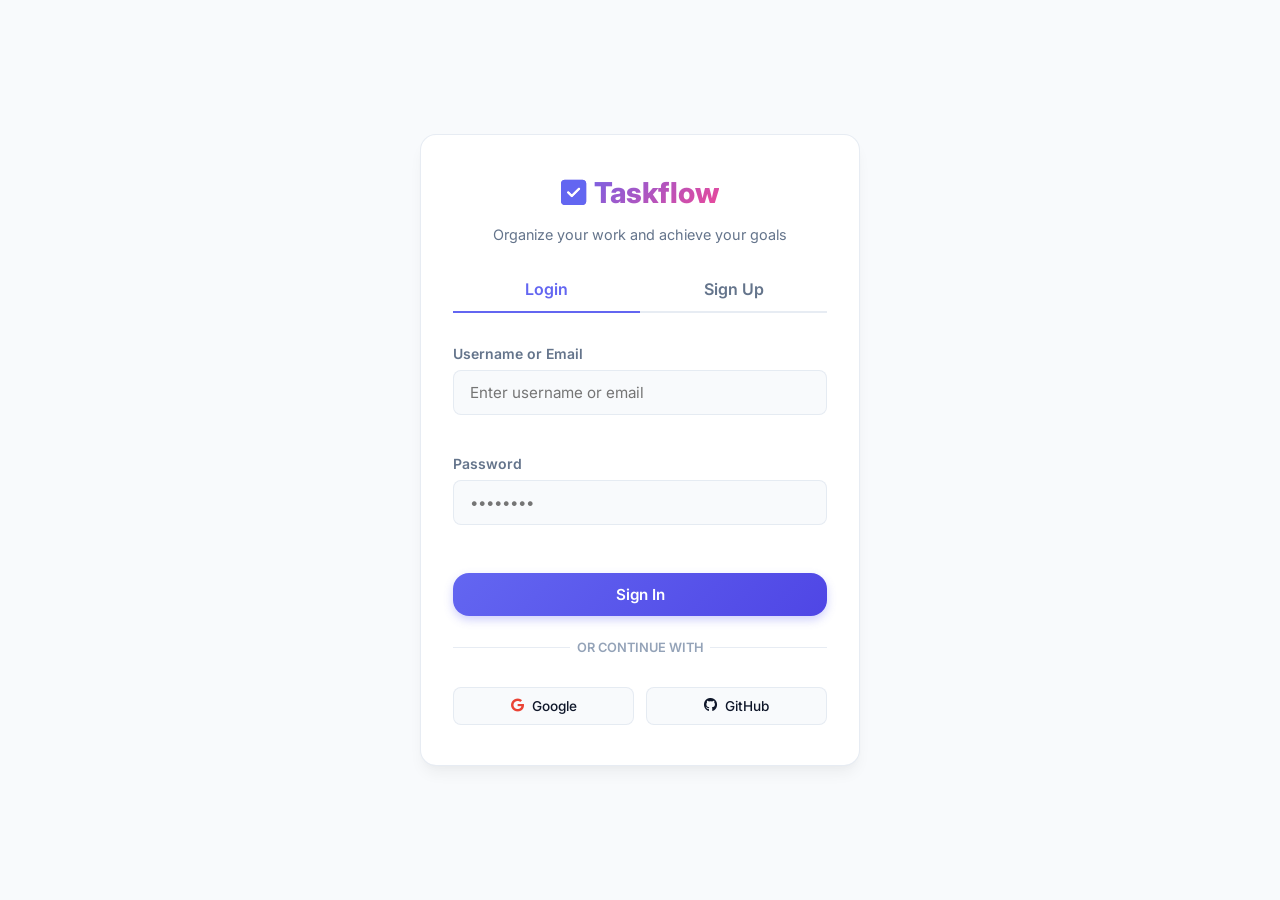
<file: INDEX.HTML>
<!DOCTYPE html>
<html lang="en" data-theme="light">

<head>
    <meta charset="UTF-8">
    <meta name="viewport" content="width=device-width, initial-scale=1.0">
    <title>Taskflow — Premium Todo List Manager</title>
    <meta name="description"
        content="Manage your daily tasks, set priorities, track deadlines, and organize your work using Taskflow, the modern and elegant Todo list.">
    <!-- Google Fonts - Inter -->
    <link rel="preconnect" href="https://fonts.googleapis.com">
    <link rel="preconnect" href="https://fonts.gstatic.com" crossorigin>
    <link href="https://fonts.googleapis.com/css2?family=Inter:wght@300;400;500;600;700;800&display=swap"
        rel="stylesheet">
    <!-- Font Awesome Icons -->
    <link rel="stylesheet" href="https://cdnjs.cloudflare.com/ajax/libs/font-awesome/6.4.0/css/all.min.css">
    <!-- Custom CSS -->
    <link rel="stylesheet" href="styles.css">
</head>

<body>
    <!-- Confetti Canvas for celebration -->
    <canvas id="confetti-canvas" class="confetti-canvas"></canvas>

    <!-- Toast Notifications Container -->
    <div id="toast-container" class="toast-container"></div>

    <!-- Header Navigation -->
    <header>
        <div class="header-container">
            <div class="logo">
                <i class="fa-solid fa-square-check"></i>
                <span>Taskflow</span>
            </div>
            <div class="user-profile-menu">
                <button id="theme-toggle-btn" class="theme-toggle-btn" aria-label="Toggle Dark/Light Mode">
                    <i class="fa-solid fa-moon"></i>
                    <i class="fa-solid fa-sun"></i>
                </button>
                <div class="user-badge" title="Logged in user">
                    <span id="user-avatar" class="user-avatar">U</span>
                    <span id="user-name" class="user-name">User</span>
                </div>
                <button id="logout-btn" class="btn-logout" aria-label="Log Out">
                    <i class="fa-solid fa-arrow-right-from-bracket"></i> Logout
                </button>
            </div>
        </div>
    </header>

    <!-- Main Workspace -->
    <main>
        <!-- Sidebar containing Dashboard Stats & Categories -->
        <aside class="sidebar">
            <!-- Progress & Numbers Card -->
            <section class="card progress-card" aria-label="Task progress details">
                <div class="progress-header">
                    <span class="progress-title">Your Progress</span>
                    <span id="progress-percent" class="progress-percent">0%</span>
                </div>
                <div class="progress-bar-container">
                    <div id="progress-bar-fill" class="progress-bar-fill"></div>
                </div>
                <div class="stats-grid">
                    <div class="stat-item">
                        <div id="total-tasks" class="stat-value">0</div>
                        <div class="stat-label">Total</div>
                    </div>
                    <div class="stat-item">
                        <div id="completed-tasks" class="stat-value" style="color: var(--color-success)">0</div>
                        <div class="stat-label">Done</div>
                    </div>
                    <div class="stat-item">
                        <div id="pending-tasks" class="stat-value" style="color: var(--color-warning)">0</div>
                        <div class="stat-label">Pending</div>
                    </div>
                </div>
            </section>

            <!-- Categories Card -->
            <section class="card" aria-label="Categories filter panel">
                <h2 style="font-size: 1.1rem; font-weight: 700; margin-bottom: 0.5rem;">Categories</h2>
                <ul id="category-list" class="category-list">
                    <!-- Dynamic Categories inserted here -->
                </ul>

                <!-- Add Category Form -->
                <form id="add-category-form" class="add-category-form" aria-label="Add new category">
                    <input type="text" id="new-category-name" class="add-category-input" placeholder="New tag..."
                        required aria-label="Category name">
                    <input type="color" id="new-category-color" class="add-category-color" value="#818cf8"
                        title="Choose color" aria-label="Category color">
                    <button type="submit" class="add-category-btn" aria-label="Add category"><i
                            class="fa-solid fa-plus"></i></button>
                </form>
            </section>
        </aside>

        <!-- Task Content Area -->
        <section class="todo-content" aria-label="Task Management Dashboard">
            <h1 style="display: none;">Taskflow Dashboard</h1>

            <!-- Controls: Search & Filters -->
            <div class="controls-panel">
                <div class="search-box">
                    <i class="fa-solid fa-magnifying-glass"></i>
                    <input type="text" id="search-input" class="search-input" placeholder="Search tasks..."
                        aria-label="Search tasks">
                </div>
                <div class="filters-group">
                    <select id="status-filter" class="select-filter" aria-label="Filter by completion status">
                        <option value="all">All Tasks</option>
                        <option value="active">Active</option>
                        <option value="completed">Completed</option>
                    </select>
                    <select id="priority-filter" class="select-filter" aria-label="Filter by priority level">
                        <option value="all">All Priorities</option>
                        <option value="high">High Priority</option>
                        <option value="medium">Medium Priority</option>
                        <option value="low">Low Priority</option>
                    </select>
                    <select id="sort-filter" class="select-filter" aria-label="Sort tasks order">
                        <option value="date-added-desc">Newest Added</option>
                        <option value="date-added-asc">Oldest Added</option>
                        <option value="due-date-asc">Due Date</option>
                        <option value="priority-desc">Highest Priority</option>
                    </select>
                    <button id="add-task-btn" class="btn-primary" aria-haspopup="dialog" aria-controls="task-modal">
                        <i class="fa-solid fa-plus"></i>
                        <span>New Task</span>
                    </button>
                </div>
            </div>

            <!-- Task List Wrapper -->
            <div id="todo-list" class="todo-list-wrapper">
                <!-- Dynamic Task items inserted here -->
            </div>
        </section>
    </main>

    <!-- Task Add/Edit Modal dialog -->
    <div id="task-modal" class="modal" role="dialog" aria-modal="true" aria-labelledby="modal-title">
        <div class="modal-container">
            <div class="modal-header">
                <h2 id="modal-title" class="modal-title">Create Task</h2>
                <button id="close-modal-btn" class="close-modal-btn" aria-label="Close dialog"><i
                        class="fa-solid fa-xmark"></i></button>
            </div>
            <form id="task-form">
                <div class="form-group">
                    <label for="task-title">Task Title *</label>
                    <input type="text" id="task-title" class="form-control" placeholder="What needs to be done?"
                        required>
                </div>
                <div class="form-group">
                    <label for="task-desc">Description</label>
                    <textarea id="task-desc" class="form-control"
                        placeholder="Enter task details or subtasks..."></textarea>
                </div>
                <div class="form-row">
                    <div class="form-group">
                        <label for="task-category">Category</label>
                        <select id="task-category" class="form-control">
                            <!-- Dynamic populated categories options -->
                        </select>
                    </div>
                    <div class="form-group">
                        <label for="task-priority">Priority</label>
                        <select id="task-priority" class="form-control">
                            <option value="low">Low</option>
                            <option value="medium" selected>Medium</option>
                            <option value="high">High</option>
                        </select>
                    </div>
                </div>
                <div class="form-group">
                    <label for="task-due-date">Due Date</label>
                    <input type="date" id="task-due-date" class="form-control">
                </div>
                <div class="modal-actions">
                    <button type="button" id="cancel-modal-btn" class="btn-secondary">Cancel</button>
                    <button type="submit" id="submit-task-btn" class="btn-primary">
                        <span id="submit-btn-text">Add Task</span>
                    </button>
                </div>
            </form>
        </div>
    </div>

    <!-- App Logic -->
    <script src="app.js"></script>
</body>

</html>
</file>
<file: styles.css>
/* Reset & Base Styles */
*, *::before, *::after {
    box-sizing: border-box;
    margin: 0;
    padding: 0;
}

:root {
    /* Fonts */
    --font-family: 'Inter', system-ui, -apple-system, sans-serif;
    
    /* Light Theme (Default) */
    --bg-primary: #f8fafc;
    --bg-secondary: #ffffff;
    --bg-glass: rgba(255, 255, 255, 0.7);
    --border-color: rgba(226, 232, 240, 0.8);
    --text-primary: #0f172a;
    --text-secondary: #64748b;
    --text-muted: #94a3b8;
    
    --color-primary: #6366f1; /* Indigo */
    --color-primary-hover: #4f46e5;
    --color-primary-glow: rgba(99, 102, 241, 0.15);
    
    --color-success: #10b981; /* Emerald */
    --color-warning: #f59e0b; /* Amber */
    --color-danger: #ef4444;  /* Red */
    --color-info: #06b6d4;    /* Cyan */
    
    --priority-high: rgba(239, 68, 68, 0.1);
    --priority-high-text: #ef4444;
    --priority-medium: rgba(245, 158, 11, 0.1);
    --priority-medium-text: #d97706;
    --priority-low: rgba(16, 185, 129, 0.1);
    --priority-low-text: #059669;
    
    --shadow-sm: 0 1px 3px rgba(0,0,0,0.05);
    --shadow-md: 0 4px 6px -1px rgba(0,0,0,0.05), 0 2px 4px -1px rgba(0,0,0,0.03);
    --shadow-lg: 0 10px 15px -3px rgba(0,0,0,0.05), 0 4px 6px -2px rgba(0,0,0,0.02);
    --shadow-glow: 0 0 20px rgba(99, 102, 241, 0.1);
    
    --backdrop-blur: 12px;
    --border-radius: 16px;
    --border-radius-sm: 8px;
    --transition-speed: 0.3s;
}

[data-theme="dark"] {
    /* Dark Theme */
    --bg-primary: #0b0f19;
    --bg-secondary: #161c2a;
    --bg-glass: rgba(22, 28, 42, 0.6);
    --border-color: rgba(255, 255, 255, 0.06);
    --text-primary: #f8fafc;
    --text-secondary: #94a3b8;
    --text-muted: #64748b;
    
    --color-primary: #818cf8; /* Indigo light */
    --color-primary-hover: #6366f1;
    --color-primary-glow: rgba(129, 140, 248, 0.2);
    
    --color-success: #34d399;
    --color-warning: #fbbf24;
    --color-danger: #f87171;
    --color-info: #22d3ee;
    
    --priority-high: rgba(248, 113, 113, 0.15);
    --priority-high-text: #f87171;
    --priority-medium: rgba(251, 191, 36, 0.15);
    --priority-medium-text: #fbbf24;
    --priority-low: rgba(52, 211, 153, 0.15);
    --priority-low-text: #34d399;
    
    --shadow-sm: 0 1px 3px rgba(0,0,0,0.2);
    --shadow-md: 0 4px 6px -1px rgba(0,0,0,0.3), 0 2px 4px -1px rgba(0,0,0,0.2);
    --shadow-lg: 0 20px 25px -5px rgba(0,0,0,0.4), 0 10px 10px -5px rgba(0,0,0,0.3);
    --shadow-glow: 0 0 25px rgba(129, 140, 248, 0.15);
}

body {
    font-family: var(--font-family);
    background-color: var(--bg-primary);
    color: var(--text-primary);
    transition: background-color var(--transition-speed), color var(--transition-speed);
    min-height: 100vh;
    display: flex;
    flex-direction: column;
}

/* Scrollbar Styling */
::-webkit-scrollbar {
    width: 8px;
    height: 8px;
}
::-webkit-scrollbar-track {
    background: transparent;
}
::-webkit-scrollbar-thumb {
    background: var(--text-muted);
    border-radius: 4px;
}
::-webkit-scrollbar-thumb:hover {
    background: var(--text-secondary);
}

/* Header & Navigation */
header {
    background-color: var(--bg-glass);
    backdrop-filter: blur(var(--backdrop-blur));
    -webkit-backdrop-filter: blur(var(--backdrop-blur));
    border-bottom: 1px solid var(--border-color);
    position: sticky;
    top: 0;
    z-index: 10;
    transition: background-color var(--transition-speed), border-color var(--transition-speed);
}

.header-container {
    max-width: 1200px;
    margin: 0 auto;
    padding: 1rem 2rem;
    display: flex;
    justify-content: space-between;
    align-items: center;
}

.logo {
    display: flex;
    align-items: center;
    gap: 0.75rem;
    font-size: 1.5rem;
    font-weight: 800;
    letter-spacing: -0.5px;
    background: linear-gradient(135deg, var(--color-primary), #ec4899);
    -webkit-background-clip: text;
    -webkit-text-fill-color: transparent;
}

.logo i {
    -webkit-text-fill-color: initial;
    color: var(--color-primary);
    font-size: 1.75rem;
}

.theme-toggle-btn {
    background: none;
    border: 1px solid var(--border-color);
    color: var(--text-primary);
    cursor: pointer;
    width: 40px;
    height: 40px;
    border-radius: 50%;
    display: flex;
    align-items: center;
    justify-content: center;
    transition: all var(--transition-speed);
    font-size: 1.2rem;
}

.theme-toggle-btn:hover {
    background-color: var(--border-color);
    transform: scale(1.05);
}

.theme-toggle-btn .fa-sun {
    display: none;
}

[data-theme="dark"] .theme-toggle-btn .fa-moon {
    display: none;
}

[data-theme="dark"] .theme-toggle-btn .fa-sun {
    display: block;
    color: #fbbf24;
}

/* Main Layout */
main {
    flex: 1;
    max-width: 1200px;
    width: 100%;
    margin: 0 auto;
    padding: 2rem;
    display: grid;
    grid-template-columns: 320px 1fr;
    gap: 2rem;
}

@media (max-width: 900px) {
    main {
        grid-template-columns: 1fr;
    }
}

/* Dashboard Side Panel */
.sidebar {
    display: flex;
    flex-direction: column;
    gap: 1.5rem;
}

.card {
    background-color: var(--bg-secondary);
    border: 1px solid var(--border-color);
    border-radius: var(--border-radius);
    padding: 1.5rem;
    box-shadow: var(--shadow-sm);
    transition: transform var(--transition-speed), box-shadow var(--transition-speed), background-color var(--transition-speed), border-color var(--transition-speed);
}

.card:hover {
    box-shadow: var(--shadow-md);
}

/* Stats Progress Card */
.progress-card {
    background: linear-gradient(135deg, var(--color-primary-glow), rgba(236, 72, 153, 0.05));
    border: 1px solid rgba(99, 102, 241, 0.15);
    position: relative;
    overflow: hidden;
}

.progress-header {
    display: flex;
    justify-content: space-between;
    align-items: center;
    margin-bottom: 1rem;
}

.progress-title {
    font-weight: 700;
    font-size: 1.1rem;
}

.progress-percent {
    font-weight: 800;
    font-size: 1.5rem;
    color: var(--color-primary);
}

.progress-bar-container {
    width: 100%;
    height: 10px;
    background-color: rgba(0, 0, 0, 0.05);
    border-radius: 5px;
    overflow: hidden;
    margin-bottom: 1rem;
}

[data-theme="dark"] .progress-bar-container {
    background-color: rgba(255, 255, 255, 0.05);
}

.progress-bar-fill {
    height: 100%;
    width: 0%;
    background: linear-gradient(90deg, var(--color-primary), #ec4899);
    border-radius: 5px;
    transition: width 0.6s cubic-bezier(0.4, 0, 0.2, 1);
}

.stats-grid {
    display: grid;
    grid-template-columns: 1fr 1fr;
    gap: 1rem;
}

.stat-item {
    background-color: var(--bg-primary);
    padding: 0.75rem;
    border-radius: var(--border-radius-sm);
    text-align: center;
    border: 1px solid var(--border-color);
}

.stat-value {
    font-size: 1.4rem;
    font-weight: 800;
    margin-bottom: 0.25rem;
}

.stat-label {
    font-size: 0.75rem;
    color: var(--text-secondary);
    text-transform: uppercase;
    letter-spacing: 0.5px;
}

/* Category Filters Card */
.category-list {
    list-style: none;
    display: flex;
    flex-direction: column;
    gap: 0.5rem;
    margin-top: 1rem;
}

.category-item {
    display: flex;
    justify-content: space-between;
    align-items: center;
    padding: 0.75rem 1rem;
    border-radius: var(--border-radius-sm);
    cursor: pointer;
    transition: all var(--transition-speed);
    font-weight: 500;
    border: 1px solid transparent;
}

.category-item:hover, .category-item.active {
    background-color: var(--bg-primary);
    border-color: var(--border-color);
}

.category-item.active {
    border-color: var(--color-primary);
    color: var(--color-primary);
}

.category-name {
    display: flex;
    align-items: center;
    gap: 0.75rem;
}

.category-dot {
    width: 10px;
    height: 10px;
    border-radius: 50%;
}

.category-count {
    font-size: 0.8rem;
    background-color: var(--border-color);
    padding: 0.2rem 0.5rem;
    border-radius: 10px;
    color: var(--text-secondary);
}

/* Add Category Input */
.add-category-form {
    display: flex;
    gap: 0.5rem;
    margin-top: 1rem;
}

.add-category-input {
    flex: 1;
    background-color: var(--bg-primary);
    border: 1px solid var(--border-color);
    color: var(--text-primary);
    padding: 0.5rem 0.75rem;
    border-radius: var(--border-radius-sm);
    font-family: inherit;
    font-size: 0.875rem;
}

.add-category-input:focus {
    outline: none;
    border-color: var(--color-primary);
}

.add-category-color {
    width: 32px;
    height: 32px;
    padding: 0;
    border: 1px solid var(--border-color);
    border-radius: var(--border-radius-sm);
    cursor: pointer;
    background: none;
}

.add-category-btn {
    background-color: var(--color-primary);
    color: white;
    border: none;
    width: 32px;
    height: 32px;
    border-radius: var(--border-radius-sm);
    cursor: pointer;
    display: flex;
    align-items: center;
    justify-content: center;
    transition: background-color var(--transition-speed);
}

.add-category-btn:hover {
    background-color: var(--color-primary-hover);
}

/* Content Area */
.todo-content {
    display: flex;
    flex-direction: column;
    gap: 1.5rem;
}

/* Controls Panel */
.controls-panel {
    display: flex;
    gap: 1rem;
    flex-wrap: wrap;
    align-items: center;
    justify-content: space-between;
}

.search-box {
    position: relative;
    flex: 1;
    min-width: 250px;
}

.search-box i {
    position: absolute;
    left: 1rem;
    top: 50%;
    transform: translateY(-50%);
    color: var(--text-muted);
}

.search-input {
    width: 100%;
    padding: 0.75rem 1rem 0.75rem 2.7rem;
    border-radius: var(--border-radius);
    border: 1px solid var(--border-color);
    background-color: var(--bg-secondary);
    color: var(--text-primary);
    font-family: inherit;
    font-size: 0.95rem;
    box-shadow: var(--shadow-sm);
    transition: all var(--transition-speed);
}

.search-input:focus {
    outline: none;
    border-color: var(--color-primary);
    box-shadow: 0 0 0 4px var(--color-primary-glow);
}

.filters-group {
    display: flex;
    gap: 0.75rem;
}

.select-filter {
    padding: 0.75rem 1.25rem;
    border-radius: var(--border-radius);
    border: 1px solid var(--border-color);
    background-color: var(--bg-secondary);
    color: var(--text-primary);
    font-family: inherit;
    font-size: 0.9rem;
    cursor: pointer;
    box-shadow: var(--shadow-sm);
    transition: all var(--transition-speed);
}

.select-filter:focus {
    outline: none;
    border-color: var(--color-primary);
}

.btn-primary {
    background: linear-gradient(135deg, var(--color-primary), #4f46e5);
    color: white;
    border: none;
    padding: 0.75rem 1.5rem;
    border-radius: var(--border-radius);
    font-weight: 600;
    font-family: inherit;
    font-size: 0.95rem;
    cursor: pointer;
    display: flex;
    align-items: center;
    gap: 0.5rem;
    box-shadow: 0 4px 10px rgba(99, 102, 241, 0.3);
    transition: all var(--transition-speed);
}

.btn-primary:hover {
    transform: translateY(-2px);
    box-shadow: 0 6px 14px rgba(99, 102, 241, 0.4);
}

.btn-primary:active {
    transform: translateY(0);
}

/* Tasks Display */
.todo-list-wrapper {
    display: flex;
    flex-direction: column;
    gap: 1rem;
}

.empty-state {
    text-align: center;
    padding: 4rem 2rem;
    background-color: var(--bg-secondary);
    border: 2px dashed var(--border-color);
    border-radius: var(--border-radius);
    color: var(--text-secondary);
    display: flex;
    flex-direction: column;
    align-items: center;
    gap: 1rem;
}

.empty-state i {
    font-size: 3rem;
    color: var(--text-muted);
}

/* Todo Card Item */
.todo-item {
    background-color: var(--bg-secondary);
    border: 1px solid var(--border-color);
    border-radius: var(--border-radius);
    padding: 1.25rem;
    display: flex;
    align-items: flex-start;
    gap: 1.25rem;
    box-shadow: var(--shadow-sm);
    transition: all var(--transition-speed);
    position: relative;
    overflow: hidden;
    animation: slideIn var(--transition-speed) ease;
}

@keyframes slideIn {
    from {
        opacity: 0;
        transform: translateY(15px);
    }
    to {
        opacity: 1;
        transform: translateY(0);
    }
}

.todo-item:hover {
    transform: translateY(-2px);
    box-shadow: var(--shadow-md);
    border-color: rgba(99, 102, 241, 0.3);
}

.todo-item.completed {
    opacity: 0.65;
}

.todo-item::before {
    content: '';
    position: absolute;
    left: 0;
    top: 0;
    bottom: 0;
    width: 5px;
    background-color: var(--category-color, var(--color-primary));
}

/* Custom Checkbox */
.todo-checkbox-wrapper {
    display: flex;
    align-items: center;
    margin-top: 0.25rem;
}

.todo-checkbox {
    appearance: none;
    -webkit-appearance: none;
    width: 24px;
    height: 24px;
    border: 2px solid var(--text-muted);
    border-radius: 6px;
    cursor: pointer;
    display: flex;
    align-items: center;
    justify-content: center;
    transition: all 0.2s ease;
    background-color: var(--bg-secondary);
}

.todo-checkbox:checked {
    background-color: var(--color-success);
    border-color: var(--color-success);
}

.todo-checkbox::after {
    content: "\f00c";
    font-family: "Font Awesome 6 Free";
    font-weight: 900;
    color: white;
    font-size: 0.8rem;
    display: none;
}

.todo-checkbox:checked::after {
    display: block;
}

/* Todo Content Details */
.todo-details {
    flex: 1;
    display: flex;
    flex-direction: column;
    gap: 0.5rem;
}

.todo-title-row {
    display: flex;
    align-items: center;
    gap: 0.75rem;
    flex-wrap: wrap;
}

.todo-title {
    font-size: 1.1rem;
    font-weight: 600;
    color: var(--text-primary);
    transition: all var(--transition-speed);
}

.completed .todo-title {
    text-decoration: line-through;
    color: var(--text-muted);
}

.todo-description {
    font-size: 0.9rem;
    color: var(--text-secondary);
    line-height: 1.4;
}

.completed .todo-description {
    color: var(--text-muted);
}

.todo-meta {
    display: flex;
    gap: 0.75rem;
    align-items: center;
    flex-wrap: wrap;
    margin-top: 0.25rem;
}

.badge {
    font-size: 0.75rem;
    font-weight: 600;
    padding: 0.25rem 0.6rem;
    border-radius: 20px;
    display: inline-flex;
    align-items: center;
    gap: 0.35rem;
}

.badge-priority-high {
    background-color: var(--priority-high);
    color: var(--priority-high-text);
}

.badge-priority-medium {
    background-color: var(--priority-medium);
    color: var(--priority-medium-text);
}

.badge-priority-low {
    background-color: var(--priority-low);
    color: var(--priority-low-text);
}

.badge-category {
    background-color: var(--bg-primary);
    color: var(--text-secondary);
    border: 1px solid var(--border-color);
}

.badge-date {
    background-color: var(--bg-primary);
    color: var(--text-secondary);
    border: 1px solid var(--border-color);
}

.badge-date.overdue {
    color: var(--color-danger);
    background-color: rgba(239, 68, 68, 0.08);
    border-color: rgba(239, 68, 68, 0.2);
}

.badge-date.due-today {
    color: var(--color-warning);
    background-color: rgba(245, 158, 11, 0.08);
    border-color: rgba(245, 158, 11, 0.2);
}

/* Actions Menu */
.todo-actions {
    display: flex;
    gap: 0.5rem;
}

.action-btn {
    background: none;
    border: none;
    color: var(--text-muted);
    cursor: pointer;
    width: 32px;
    height: 32px;
    border-radius: 8px;
    display: flex;
    align-items: center;
    justify-content: center;
    transition: all var(--transition-speed);
}

.action-btn:hover {
    background-color: var(--bg-primary);
}

.action-btn.edit-btn:hover {
    color: var(--color-primary);
}

.action-btn.delete-btn:hover {
    color: var(--color-danger);
    background-color: rgba(239, 68, 68, 0.08);
}

/* Custom Modal */
.modal {
    position: fixed;
    top: 0;
    left: 0;
    right: 0;
    bottom: 0;
    background-color: rgba(15, 23, 42, 0.6);
    backdrop-filter: blur(8px);
    -webkit-backdrop-filter: blur(8px);
    display: flex;
    align-items: center;
    justify-content: center;
    z-index: 100;
    opacity: 0;
    pointer-events: none;
    transition: opacity var(--transition-speed) ease;
}

.modal.active {
    opacity: 1;
    pointer-events: all;
}

.modal-container {
    background-color: var(--bg-secondary);
    border: 1px solid var(--border-color);
    border-radius: var(--border-radius);
    width: 100%;
    max-width: 500px;
    padding: 2rem;
    box-shadow: var(--shadow-lg);
    transform: translateY(30px);
    transition: transform var(--transition-speed) cubic-bezier(0.34, 1.56, 0.64, 1);
}

.modal.active .modal-container {
    transform: translateY(0);
}

.modal-header {
    display: flex;
    justify-content: space-between;
    align-items: center;
    margin-bottom: 1.5rem;
}

.modal-title {
    font-size: 1.25rem;
    font-weight: 700;
}

.close-modal-btn {
    background: none;
    border: none;
    color: var(--text-secondary);
    cursor: pointer;
    font-size: 1.25rem;
}

.form-group {
    margin-bottom: 1.25rem;
}

.form-group label {
    display: block;
    font-size: 0.875rem;
    font-weight: 600;
    margin-bottom: 0.5rem;
    color: var(--text-secondary);
}

.form-control {
    width: 100%;
    padding: 0.75rem 1rem;
    border-radius: var(--border-radius-sm);
    border: 1px solid var(--border-color);
    background-color: var(--bg-primary);
    color: var(--text-primary);
    font-family: inherit;
    font-size: 0.95rem;
    transition: border-color var(--transition-speed);
}

.form-control:focus {
    outline: none;
    border-color: var(--color-primary);
}

textarea.form-control {
    resize: none;
    height: 100px;
}

.form-row {
    display: grid;
    grid-template-columns: 1fr 1fr;
    gap: 1rem;
}

.modal-actions {
    display: flex;
    justify-content: flex-end;
    gap: 0.75rem;
    margin-top: 1.75rem;
}

.btn-secondary {
    background-color: var(--bg-primary);
    color: var(--text-secondary);
    border: 1px solid var(--border-color);
    padding: 0.75rem 1.5rem;
    border-radius: var(--border-radius);
    font-weight: 600;
    font-family: inherit;
    font-size: 0.95rem;
    cursor: pointer;
    transition: all var(--transition-speed);
}

.btn-secondary:hover {
    background-color: var(--border-color);
}

/* Toast Notification (Optional Micro-interaction) */
.toast-container {
    position: fixed;
    bottom: 2rem;
    right: 2rem;
    z-index: 1000;
    display: flex;
    flex-direction: column;
    gap: 0.75rem;
}

.toast {
    background-color: var(--bg-secondary);
    border-left: 4px solid var(--color-primary);
    box-shadow: var(--shadow-lg);
    padding: 1rem 1.5rem;
    border-radius: 8px;
    display: flex;
    align-items: center;
    gap: 0.75rem;
    transform: translateX(120%);
    transition: transform var(--transition-speed) cubic-bezier(0.34, 1.56, 0.64, 1);
    color: var(--text-primary);
}

.toast.active {
    transform: translateX(0);
}

.toast.success { border-left-color: var(--color-success); }
.toast.info { border-left-color: var(--color-info); }
.toast.danger { border-left-color: var(--color-danger); }

/* Confetti styling */
.confetti-canvas {
    position: fixed;
    top: 0;
    left: 0;
    width: 100%;
    height: 100%;
    pointer-events: none;
    z-index: 9999;
}

/* Authentication Page Styles */
.auth-wrapper {
    min-height: 100vh;
    display: flex;
    align-items: center;
    justify-content: center;
    background-color: var(--bg-primary);
    padding: 1.5rem;
    transition: background-color var(--transition-speed);
}

.auth-card {
    background-color: var(--bg-secondary);
    border: 1px solid var(--border-color);
    border-radius: var(--border-radius);
    width: 100%;
    max-width: 440px;
    padding: 2.5rem 2rem;
    box-shadow: var(--shadow-lg);
    transition: all var(--transition-speed);
    display: flex;
    flex-direction: column;
    gap: 1.5rem;
}

.auth-header {
    text-align: center;
    display: flex;
    flex-direction: column;
    align-items: center;
    gap: 0.5rem;
}

.auth-logo {
    display: flex;
    align-items: center;
    gap: 0.5rem;
    font-size: 1.8rem;
    font-weight: 800;
    background: linear-gradient(135deg, var(--color-primary), #ec4899);
    -webkit-background-clip: text;
    -webkit-text-fill-color: transparent;
    margin-bottom: 0.5rem;
}

.auth-logo i {
    -webkit-text-fill-color: initial;
    color: var(--color-primary);
}

.auth-subtitle {
    font-size: 0.9rem;
    color: var(--text-secondary);
}

.auth-tabs {
    display: flex;
    border-bottom: 2px solid var(--border-color);
    margin-bottom: 0.5rem;
}

.auth-tab {
    flex: 1;
    text-align: center;
    padding: 0.75rem;
    font-weight: 600;
    color: var(--text-secondary);
    cursor: pointer;
    transition: all var(--transition-speed);
    border-bottom: 2px solid transparent;
    margin-bottom: -2px;
}

.auth-tab.active {
    color: var(--color-primary);
    border-bottom-color: var(--color-primary);
}

.auth-form {
    display: none;
    flex-direction: column;
    gap: 1.25rem;
    animation: fadeIn var(--transition-speed) ease;
}

.auth-form.active {
    display: flex;
}

@keyframes fadeIn {
    from { opacity: 0; transform: translateY(10px); }
    to { opacity: 1; transform: translateY(0); }
}

.social-login {
    display: flex;
    flex-direction: column;
    gap: 0.75rem;
    margin-top: 0.5rem;
}

.social-divider {
    display: flex;
    align-items: center;
    text-align: center;
    color: var(--text-muted);
    font-size: 0.8rem;
    font-weight: 600;
    text-transform: uppercase;
}

.social-divider::before,
.social-divider::after {
    content: '';
    flex: 1;
    border-bottom: 1px solid var(--border-color);
}

.social-divider:not(:empty)::before {
    margin-right: .5em;
}

.social-divider:not(:empty)::after {
    margin-left: .5em;
}

.social-btn-container {
    display: grid;
    grid-template-columns: 1fr 1fr;
    gap: 0.75rem;
}

.btn-social {
    background-color: var(--bg-primary);
    color: var(--text-primary);
    border: 1px solid var(--border-color);
    padding: 0.65rem 1rem;
    border-radius: var(--border-radius-sm);
    font-size: 0.85rem;
    font-weight: 500;
    font-family: inherit;
    cursor: pointer;
    display: flex;
    align-items: center;
    justify-content: center;
    gap: 0.5rem;
    transition: all var(--transition-speed);
}

.btn-social:hover {
    background-color: var(--border-color);
}

/* User Account Profile header element */
.user-profile-menu {
    display: flex;
    align-items: center;
    gap: 1.25rem;
}

.user-badge {
    display: flex;
    align-items: center;
    gap: 0.5rem;
    font-size: 0.95rem;
    font-weight: 600;
}

.user-avatar {
    width: 32px;
    height: 32px;
    background: linear-gradient(135deg, var(--color-primary), #ec4899);
    color: white;
    border-radius: 50%;
    display: flex;
    align-items: center;
    justify-content: center;
    font-weight: 800;
    font-size: 0.85rem;
    text-transform: uppercase;
}

.btn-logout {
    background: none;
    border: 1px solid var(--border-color);
    color: var(--text-secondary);
    padding: 0.4rem 0.8rem;
    border-radius: var(--border-radius-sm);
    font-size: 0.85rem;
    font-weight: 600;
    font-family: inherit;
    cursor: pointer;
    transition: all var(--transition-speed);
}

.btn-logout:hover {
    color: var(--color-danger);
    background-color: rgba(239, 68, 68, 0.08);
    border-color: rgba(239, 68, 68, 0.15);
}
</file>
